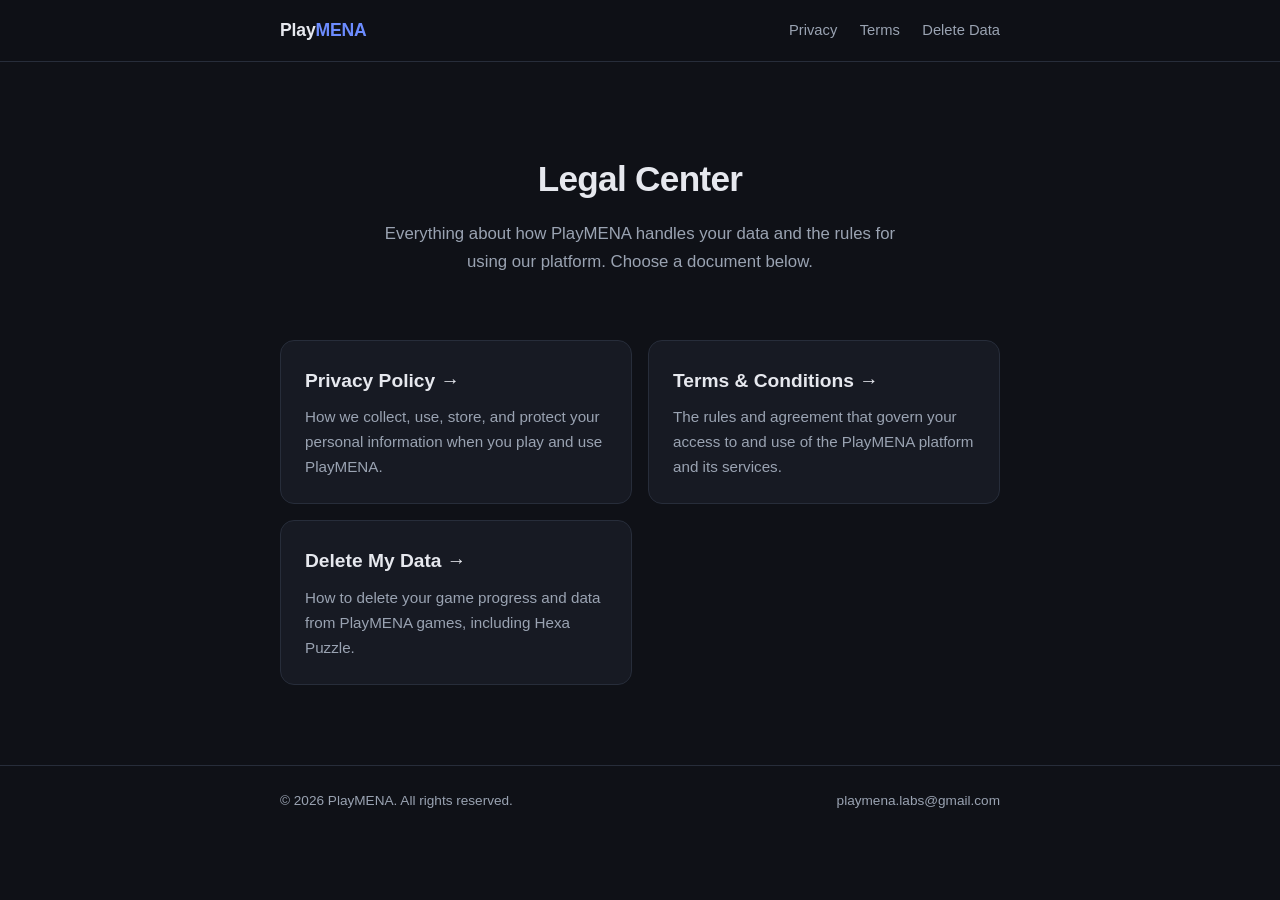
<file: index.html>
<!DOCTYPE html>
<html lang="en">
  <head>
    <meta charset="UTF-8" />
    <meta name="viewport" content="width=device-width, initial-scale=1.0" />
    <title>PlayMENA — Legal</title>
    <meta
      name="description"
      content="Legal documents for PlayMENA: Privacy Policy and Terms &amp; Conditions."
    />
    <link rel="stylesheet" href="styles.css" />
  </head>
  <body>
    <header class="site-header">
      <div class="inner">
        <div class="brand">Play<span>MENA</span></div>
        <nav class="nav">
          <a href="privacy.html">Privacy</a>
          <a href="terms.html">Terms</a>
          <a href="delete-data.html">Delete Data</a>
        </nav>
      </div>
    </header>

    <main>
      <section class="hero">
        <h1>Legal Center</h1>
        <p>
          Everything about how PlayMENA handles your data and the rules for
          using our platform. Choose a document below.
        </p>
      </section>

      <section class="cards">
        <a class="card" href="privacy.html">
          <h2>Privacy Policy →</h2>
          <p>
            How we collect, use, store, and protect your personal information
            when you play and use PlayMENA.
          </p>
        </a>
        <a class="card" href="terms.html">
          <h2>Terms &amp; Conditions →</h2>
          <p>
            The rules and agreement that govern your access to and use of the
            PlayMENA platform and its services.
          </p>
        </a>
        <a class="card" href="delete-data.html">
          <h2>Delete My Data →</h2>
          <p>
            How to delete your game progress and data from PlayMENA games,
            including Hexa Puzzle.
          </p>
        </a>
      </section>
    </main>

    <footer class="site-footer">
      <div class="inner">
        <span>© 2026 PlayMENA. All rights reserved.</span>
        <span><a href="mailto:playmena.labs@gmail.com">playmena.labs@gmail.com</a></span>
      </div>
    </footer>
  </body>
</html>
</file>
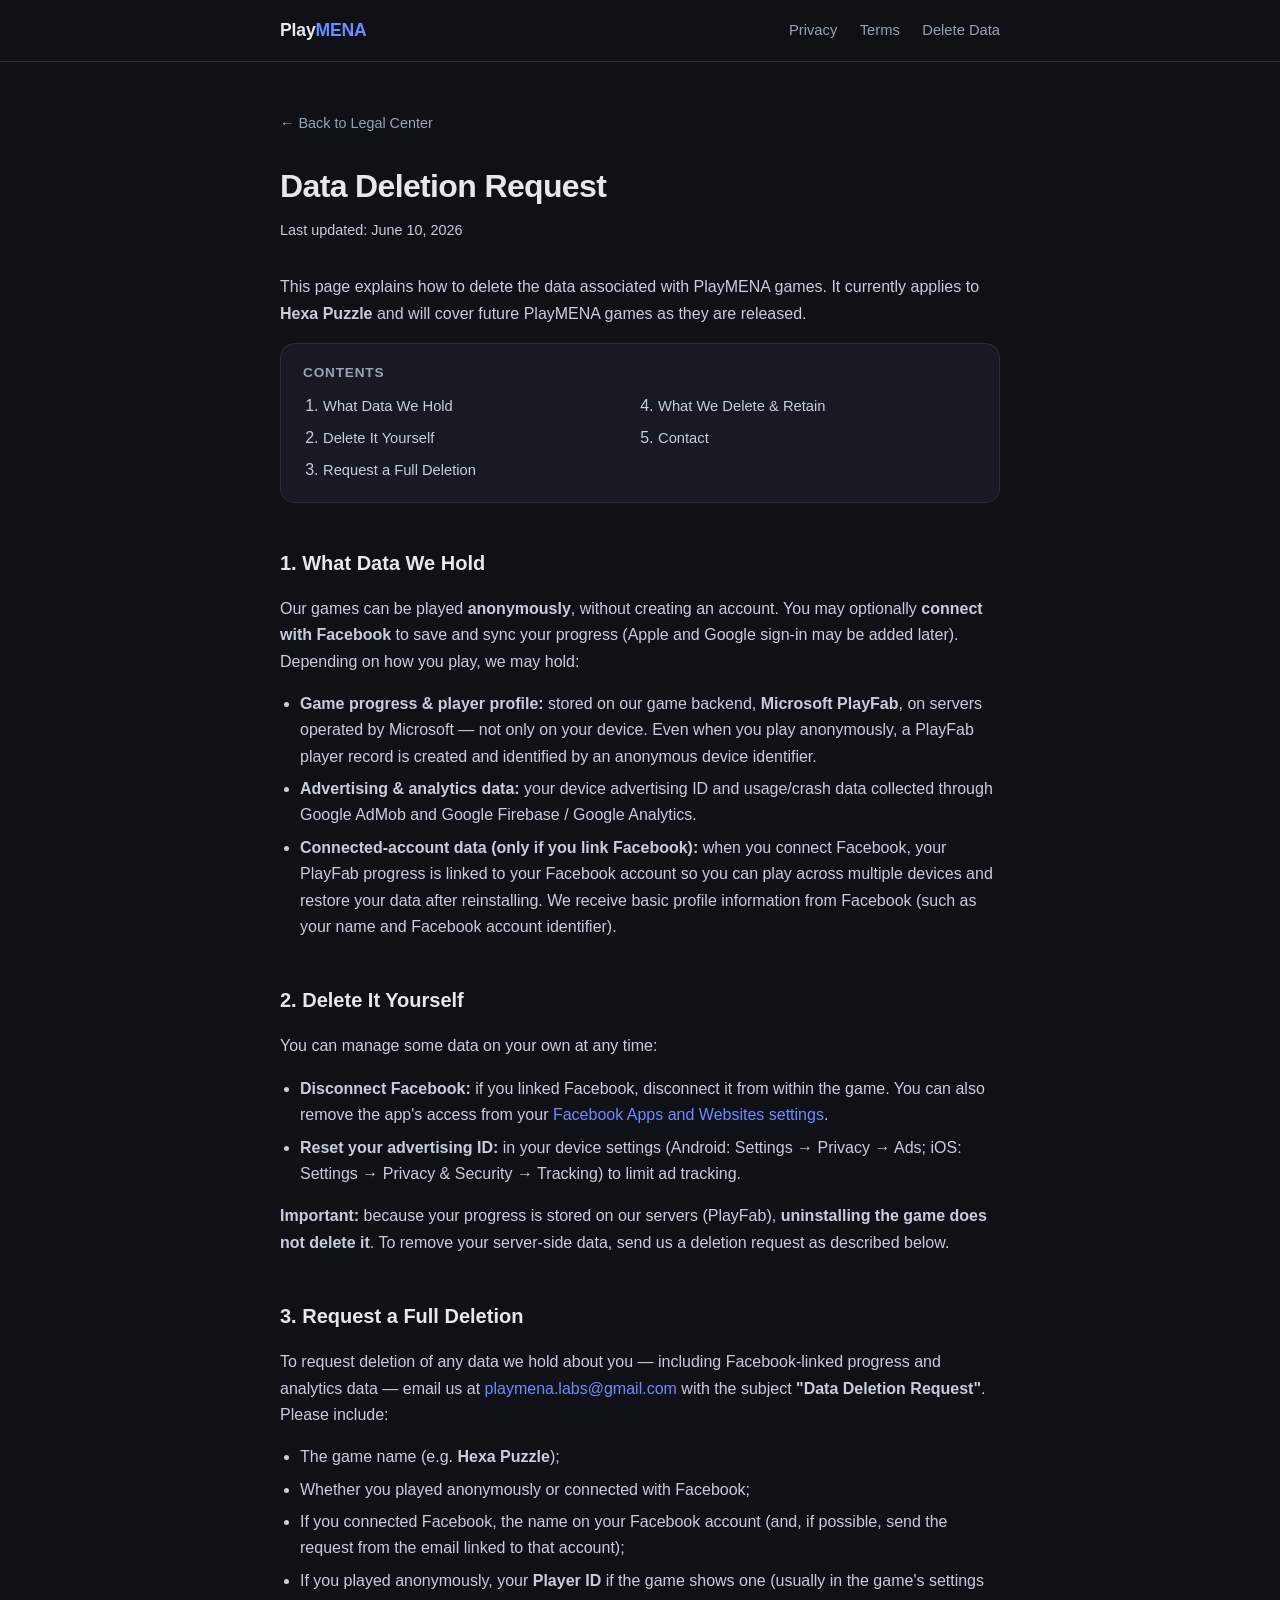
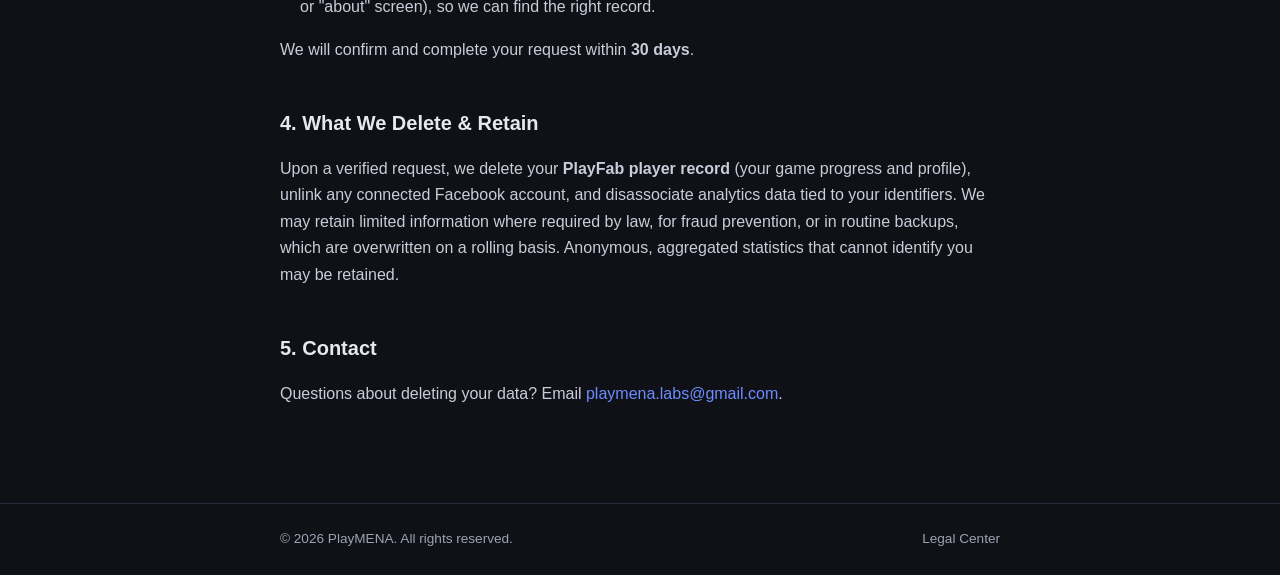
<file: delete-data.html>
<!DOCTYPE html>
<html lang="en">
  <head>
    <meta charset="UTF-8" />
    <meta name="viewport" content="width=device-width, initial-scale=1.0" />
    <title>Data Deletion — PlayMENA</title>
    <meta
      name="description"
      content="How to delete your data from PlayMENA games, including Hexa Puzzle."
    />
    <link rel="stylesheet" href="styles.css" />
  </head>
  <body>
    <header class="site-header">
      <div class="inner">
        <div class="brand">Play<span>MENA</span></div>
        <nav class="nav">
          <a href="privacy.html">Privacy</a>
          <a href="terms.html">Terms</a>
          <a href="delete-data.html">Delete Data</a>
        </nav>
      </div>
    </header>

    <main class="doc">
      <a class="back" href="index.html">← Back to Legal Center</a>
      <h1>Data Deletion Request</h1>
      <p class="updated">Last updated: June 10, 2026</p>

      <p>
        This page explains how to delete the data associated with PlayMENA
        games. It currently applies to <strong>Hexa Puzzle</strong> and will
        cover future PlayMENA games as they are released.
      </p>

      <div class="toc">
        <strong>Contents</strong>
        <ol>
          <li><a href="#what-we-hold">What Data We Hold</a></li>
          <li><a href="#self-service">Delete It Yourself</a></li>
          <li><a href="#request">Request a Full Deletion</a></li>
          <li><a href="#what-happens">What We Delete &amp; Retain</a></li>
          <li><a href="#contact">Contact</a></li>
        </ol>
      </div>

      <h2 id="what-we-hold">1. What Data We Hold</h2>
      <p>
        Our games can be played <strong>anonymously</strong>, without creating an
        account. You may optionally <strong>connect with Facebook</strong> to
        save and sync your progress (Apple and Google sign-in may be added
        later). Depending on how you play, we may hold:
      </p>
      <ul>
        <li>
          <strong>Game progress &amp; player profile:</strong> stored on our game
          backend, <strong>Microsoft PlayFab</strong>, on servers operated by
          Microsoft — not only on your device. Even when you play anonymously, a
          PlayFab player record is created and identified by an anonymous device
          identifier.
        </li>
        <li>
          <strong>Advertising &amp; analytics data:</strong> your device
          advertising ID and usage/crash data collected through Google AdMob and
          Google Firebase / Google Analytics.
        </li>
        <li>
          <strong>Connected-account data (only if you link Facebook):</strong>
          when you connect Facebook, your PlayFab progress is linked to your
          Facebook account so you can play across multiple devices and restore
          your data after reinstalling. We receive basic profile information from
          Facebook (such as your name and Facebook account identifier).
        </li>
      </ul>

      <h2 id="self-service">2. Delete It Yourself</h2>
      <p>You can manage some data on your own at any time:</p>
      <ul>
        <li>
          <strong>Disconnect Facebook:</strong> if you linked Facebook, disconnect
          it from within the game. You can also remove the app's access from your
          <a href="https://www.facebook.com/settings?tab=applications"
            >Facebook Apps and Websites settings</a
          >.
        </li>
        <li>
          <strong>Reset your advertising ID:</strong> in your device settings
          (Android: Settings → Privacy → Ads; iOS: Settings → Privacy &amp;
          Security → Tracking) to limit ad tracking.
        </li>
      </ul>
      <p>
        <strong>Important:</strong> because your progress is stored on our servers
        (PlayFab), <strong>uninstalling the game does not delete it</strong>. To
        remove your server-side data, send us a deletion request as described
        below.
      </p>

      <h2 id="request">3. Request a Full Deletion</h2>
      <p>
        To request deletion of any data we hold about you — including
        Facebook-linked progress and analytics data — email us at
        <a
          href="mailto:playmena.labs@gmail.com?subject=Data%20Deletion%20Request%20-%20Hexa%20Puzzle"
          >playmena.labs@gmail.com</a
        >
        with the subject <strong>"Data Deletion Request"</strong>. Please include:
      </p>
      <ul>
        <li>The game name (e.g. <strong>Hexa Puzzle</strong>);</li>
        <li>Whether you played anonymously or connected with Facebook;</li>
        <li>
          If you connected Facebook, the name on your Facebook account (and, if
          possible, send the request from the email linked to that account);
        </li>
        <li>
          If you played anonymously, your <strong>Player ID</strong> if the game
          shows one (usually in the game's settings or "about" screen), so we can
          find the right record.
        </li>
      </ul>
      <p>
        We will confirm and complete your request within <strong>30 days</strong>.
      </p>

      <h2 id="what-happens">4. What We Delete &amp; Retain</h2>
      <p>
        Upon a verified request, we delete your <strong>PlayFab player record</strong>
        (your game progress and profile), unlink any connected Facebook account,
        and disassociate analytics data tied to your identifiers. We may retain
        limited information where required by law, for fraud prevention, or in
        routine backups, which are overwritten on a rolling basis. Anonymous,
        aggregated statistics that cannot identify you may be retained.
      </p>

      <h2 id="contact">5. Contact</h2>
      <p>
        Questions about deleting your data? Email
        <a href="mailto:playmena.labs@gmail.com">playmena.labs@gmail.com</a>.
      </p>
    </main>

    <footer class="site-footer">
      <div class="inner">
        <span>© 2026 PlayMENA. All rights reserved.</span>
        <span><a href="index.html">Legal Center</a></span>
      </div>
    </footer>
  </body>
</html>
</file>
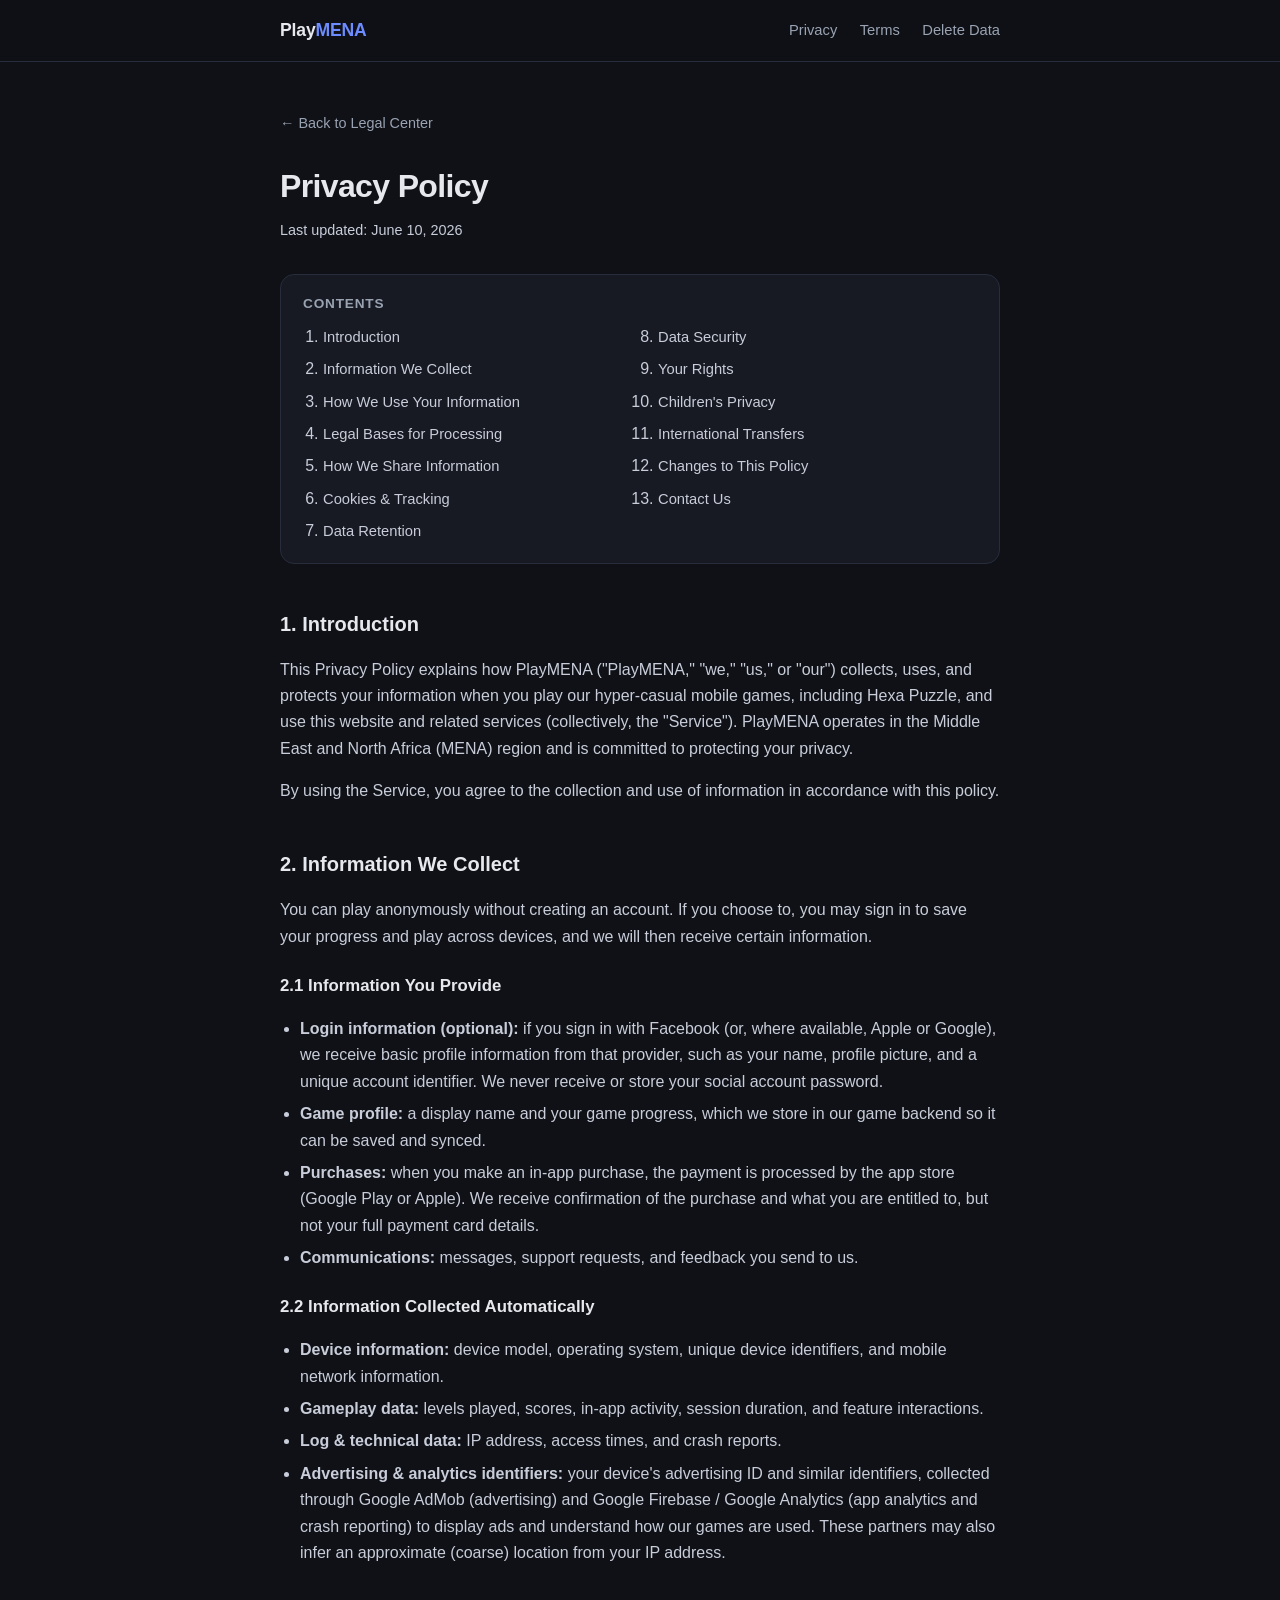
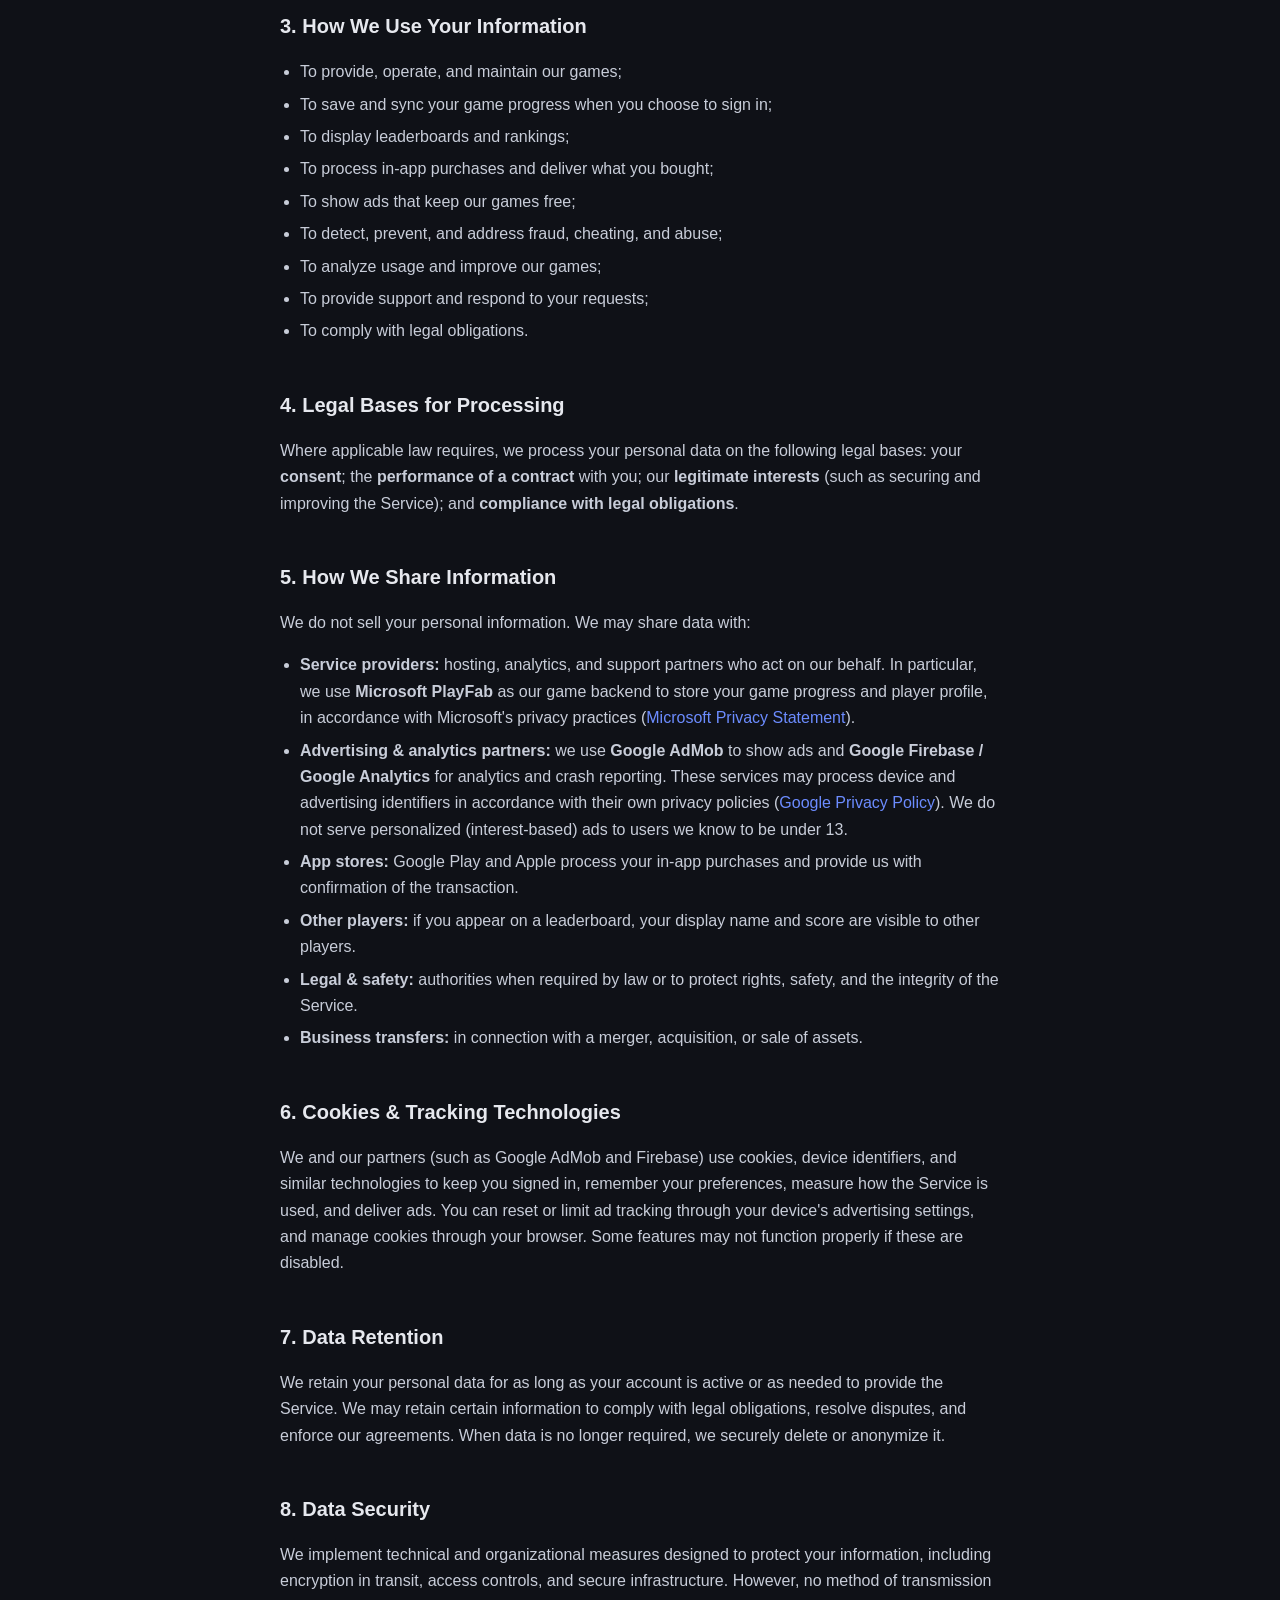
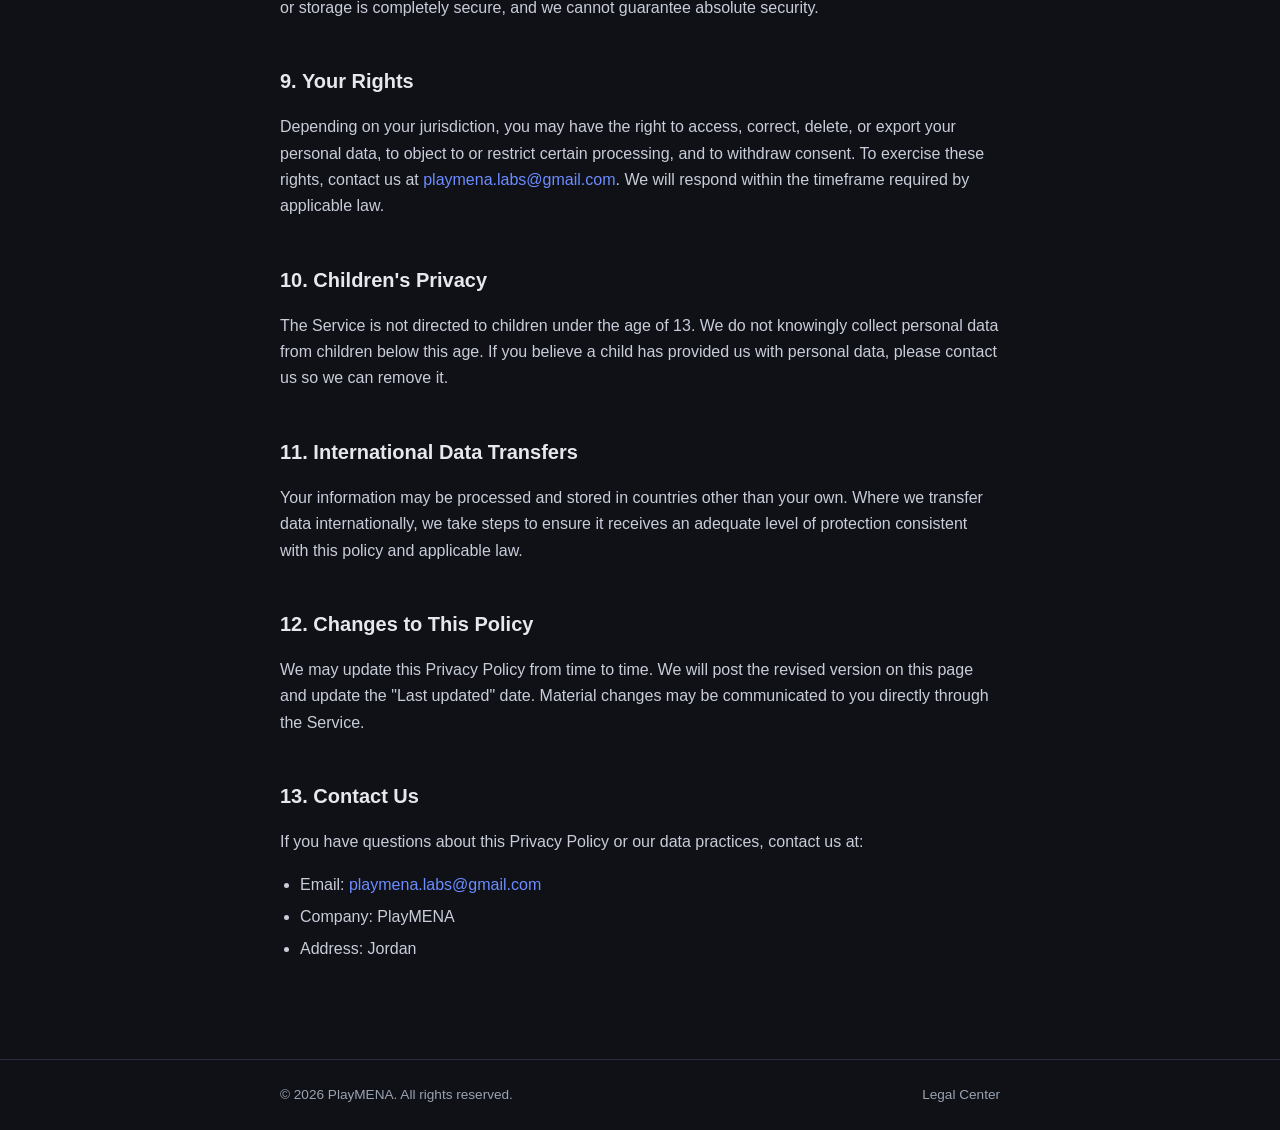
<file: privacy.html>
<!DOCTYPE html>
<html lang="en">
  <head>
    <meta charset="UTF-8" />
    <meta name="viewport" content="width=device-width, initial-scale=1.0" />
    <title>Privacy Policy — PlayMENA</title>
    <meta
      name="description"
      content="PlayMENA Privacy Policy: how we collect, use, and protect your data."
    />
    <link rel="stylesheet" href="styles.css" />
  </head>
  <body>
    <header class="site-header">
      <div class="inner">
        <div class="brand">Play<span>MENA</span></div>
        <nav class="nav">
          <a href="privacy.html">Privacy</a>
          <a href="terms.html">Terms</a>
          <a href="delete-data.html">Delete Data</a>
        </nav>
      </div>
    </header>

    <main class="doc">
      <a class="back" href="index.html">← Back to Legal Center</a>
      <h1>Privacy Policy</h1>
      <p class="updated">Last updated: June 10, 2026</p>

      <div class="toc">
        <strong>Contents</strong>
        <ol>
          <li><a href="#intro">Introduction</a></li>
          <li><a href="#info-we-collect">Information We Collect</a></li>
          <li><a href="#how-we-use">How We Use Your Information</a></li>
          <li><a href="#legal-bases">Legal Bases for Processing</a></li>
          <li><a href="#sharing">How We Share Information</a></li>
          <li><a href="#cookies">Cookies &amp; Tracking</a></li>
          <li><a href="#retention">Data Retention</a></li>
          <li><a href="#security">Data Security</a></li>
          <li><a href="#your-rights">Your Rights</a></li>
          <li><a href="#children">Children's Privacy</a></li>
          <li><a href="#international">International Transfers</a></li>
          <li><a href="#changes">Changes to This Policy</a></li>
          <li><a href="#contact">Contact Us</a></li>
        </ol>
      </div>

      <h2 id="intro">1. Introduction</h2>
      <p>
        This Privacy Policy explains how
        PlayMENA ("PlayMENA," "we,"
        "us," or "our") collects, uses, and protects your information when you
        play our hyper-casual mobile games, including Hexa Puzzle, and use this
        website and related services (collectively, the "Service"). PlayMENA
        operates in the Middle East and North Africa (MENA) region and is
        committed to protecting your privacy.
      </p>
      <p>
        By using the Service, you agree to the collection and use of information
        in accordance with this policy.
      </p>

      <h2 id="info-we-collect">2. Information We Collect</h2>
      <p>
        You can play anonymously without creating an account. If you choose to,
        you may sign in to save your progress and play across devices, and we
        will then receive certain information.
      </p>
      <h3>2.1 Information You Provide</h3>
      <ul>
        <li>
          <strong>Login information (optional):</strong> if you sign in with
          Facebook (or, where available, Apple or Google), we receive basic
          profile information from that provider, such as your name, profile
          picture, and a unique account identifier. We never receive or store
          your social account password.
        </li>
        <li>
          <strong>Game profile:</strong> a display name and your game progress,
          which we store in our game backend so it can be saved and synced.
        </li>
        <li>
          <strong>Purchases:</strong> when you make an in-app purchase, the
          payment is processed by the app store (Google Play or Apple). We
          receive confirmation of the purchase and what you are entitled to, but
          not your full payment card details.
        </li>
        <li>
          <strong>Communications:</strong> messages, support requests, and
          feedback you send to us.
        </li>
      </ul>

      <h3>2.2 Information Collected Automatically</h3>
      <ul>
        <li>
          <strong>Device information:</strong> device model, operating system,
          unique device identifiers, and mobile network information.
        </li>
        <li>
          <strong>Gameplay data:</strong> levels played, scores, in-app activity,
          session duration, and feature interactions.
        </li>
        <li>
          <strong>Log &amp; technical data:</strong> IP address, access times, and
          crash reports.
        </li>
        <li>
          <strong>Advertising &amp; analytics identifiers:</strong> your device's
          advertising ID and similar identifiers, collected through Google AdMob
          (advertising) and Google Firebase / Google Analytics (app analytics and
          crash reporting) to display ads and understand how our games are used.
          These partners may also infer an approximate (coarse) location from
          your IP address.
        </li>
      </ul>

      <h2 id="how-we-use">3. How We Use Your Information</h2>
      <ul>
        <li>To provide, operate, and maintain our games;</li>
        <li>To save and sync your game progress when you choose to sign in;</li>
        <li>To display leaderboards and rankings;</li>
        <li>To process in-app purchases and deliver what you bought;</li>
        <li>To show ads that keep our games free;</li>
        <li>To detect, prevent, and address fraud, cheating, and abuse;</li>
        <li>To analyze usage and improve our games;</li>
        <li>To provide support and respond to your requests;</li>
        <li>To comply with legal obligations.</li>
      </ul>

      <h2 id="legal-bases">4. Legal Bases for Processing</h2>
      <p>
        Where applicable law requires, we process your personal data on the
        following legal bases: your <strong>consent</strong>; the
        <strong>performance of a contract</strong> with you; our
        <strong>legitimate interests</strong> (such as securing and improving
        the Service); and <strong>compliance with legal obligations</strong>.
      </p>

      <h2 id="sharing">5. How We Share Information</h2>
      <p>We do not sell your personal information. We may share data with:</p>
      <ul>
        <li>
          <strong>Service providers:</strong> hosting, analytics, and support
          partners who act on our behalf. In particular, we use
          <strong>Microsoft PlayFab</strong> as our game backend to store your
          game progress and player profile, in accordance with Microsoft's
          privacy practices
          (<a href="https://privacy.microsoft.com/privacystatement"
            >Microsoft Privacy Statement</a
          >).
        </li>
        <li>
          <strong>Advertising &amp; analytics partners:</strong> we use
          <strong>Google AdMob</strong> to show ads and
          <strong>Google Firebase / Google Analytics</strong> for analytics and
          crash reporting. These services may process device and advertising
          identifiers in accordance with their own privacy policies
          (<a href="https://policies.google.com/privacy">Google Privacy Policy</a>).
          We do not serve personalized (interest-based) ads to users we know to
          be under 13.
        </li>
        <li>
          <strong>App stores:</strong> Google Play and Apple process your in-app
          purchases and provide us with confirmation of the transaction.
        </li>
        <li>
          <strong>Other players:</strong> if you appear on a leaderboard, your
          display name and score are visible to other players.
        </li>
        <li>
          <strong>Legal &amp; safety:</strong> authorities when required by law
          or to protect rights, safety, and the integrity of the Service.
        </li>
        <li>
          <strong>Business transfers:</strong> in connection with a merger,
          acquisition, or sale of assets.
        </li>
      </ul>

      <h2 id="cookies">6. Cookies &amp; Tracking Technologies</h2>
      <p>
        We and our partners (such as Google AdMob and Firebase) use cookies,
        device identifiers, and similar technologies to keep you signed in,
        remember your preferences, measure how the Service is used, and deliver
        ads. You can reset or limit ad tracking through your device's advertising
        settings, and manage cookies through your browser. Some features may not
        function properly if these are disabled.
      </p>

      <h2 id="retention">7. Data Retention</h2>
      <p>
        We retain your personal data for as long as your account is active or as
        needed to provide the Service. We may retain certain information to
        comply with legal obligations, resolve disputes, and enforce our
        agreements. When data is no longer required, we securely delete or
        anonymize it.
      </p>

      <h2 id="security">8. Data Security</h2>
      <p>
        We implement technical and organizational measures designed to protect
        your information, including encryption in transit, access controls, and
        secure infrastructure. However, no method of transmission or storage is
        completely secure, and we cannot guarantee absolute security.
      </p>

      <h2 id="your-rights">9. Your Rights</h2>
      <p>
        Depending on your jurisdiction, you may have the right to access,
        correct, delete, or export your personal data, to object to or restrict
        certain processing, and to withdraw consent. To exercise these rights,
        contact us at
        <a href="mailto:playmena.labs@gmail.com">playmena.labs@gmail.com</a>. We will respond
        within the timeframe required by applicable law.
      </p>

      <h2 id="children">10. Children's Privacy</h2>
      <p>
        The Service is not directed to children under the age of
        13. We do not knowingly
        collect personal data from children below this age. If you believe a
        child has provided us with personal data, please contact us so we can
        remove it.
      </p>

      <h2 id="international">11. International Data Transfers</h2>
      <p>
        Your information may be processed and stored in countries other than your
        own. Where we transfer data internationally, we take steps to ensure it
        receives an adequate level of protection consistent with this policy and
        applicable law.
      </p>

      <h2 id="changes">12. Changes to This Policy</h2>
      <p>
        We may update this Privacy Policy from time to time. We will post the
        revised version on this page and update the "Last updated" date. Material
        changes may be communicated to you directly through the Service.
      </p>

      <h2 id="contact">13. Contact Us</h2>
      <p>
        If you have questions about this Privacy Policy or our data practices,
        contact us at:
      </p>
      <ul>
        <li>Email: <a href="mailto:playmena.labs@gmail.com">playmena.labs@gmail.com</a></li>
        <li>Company: PlayMENA</li>
        <li>Address: Jordan</li>
      </ul>
    </main>

    <footer class="site-footer">
      <div class="inner">
        <span>© 2026 PlayMENA. All rights reserved.</span>
        <span><a href="index.html">Legal Center</a></span>
      </div>
    </footer>
  </body>
</html>
</file>
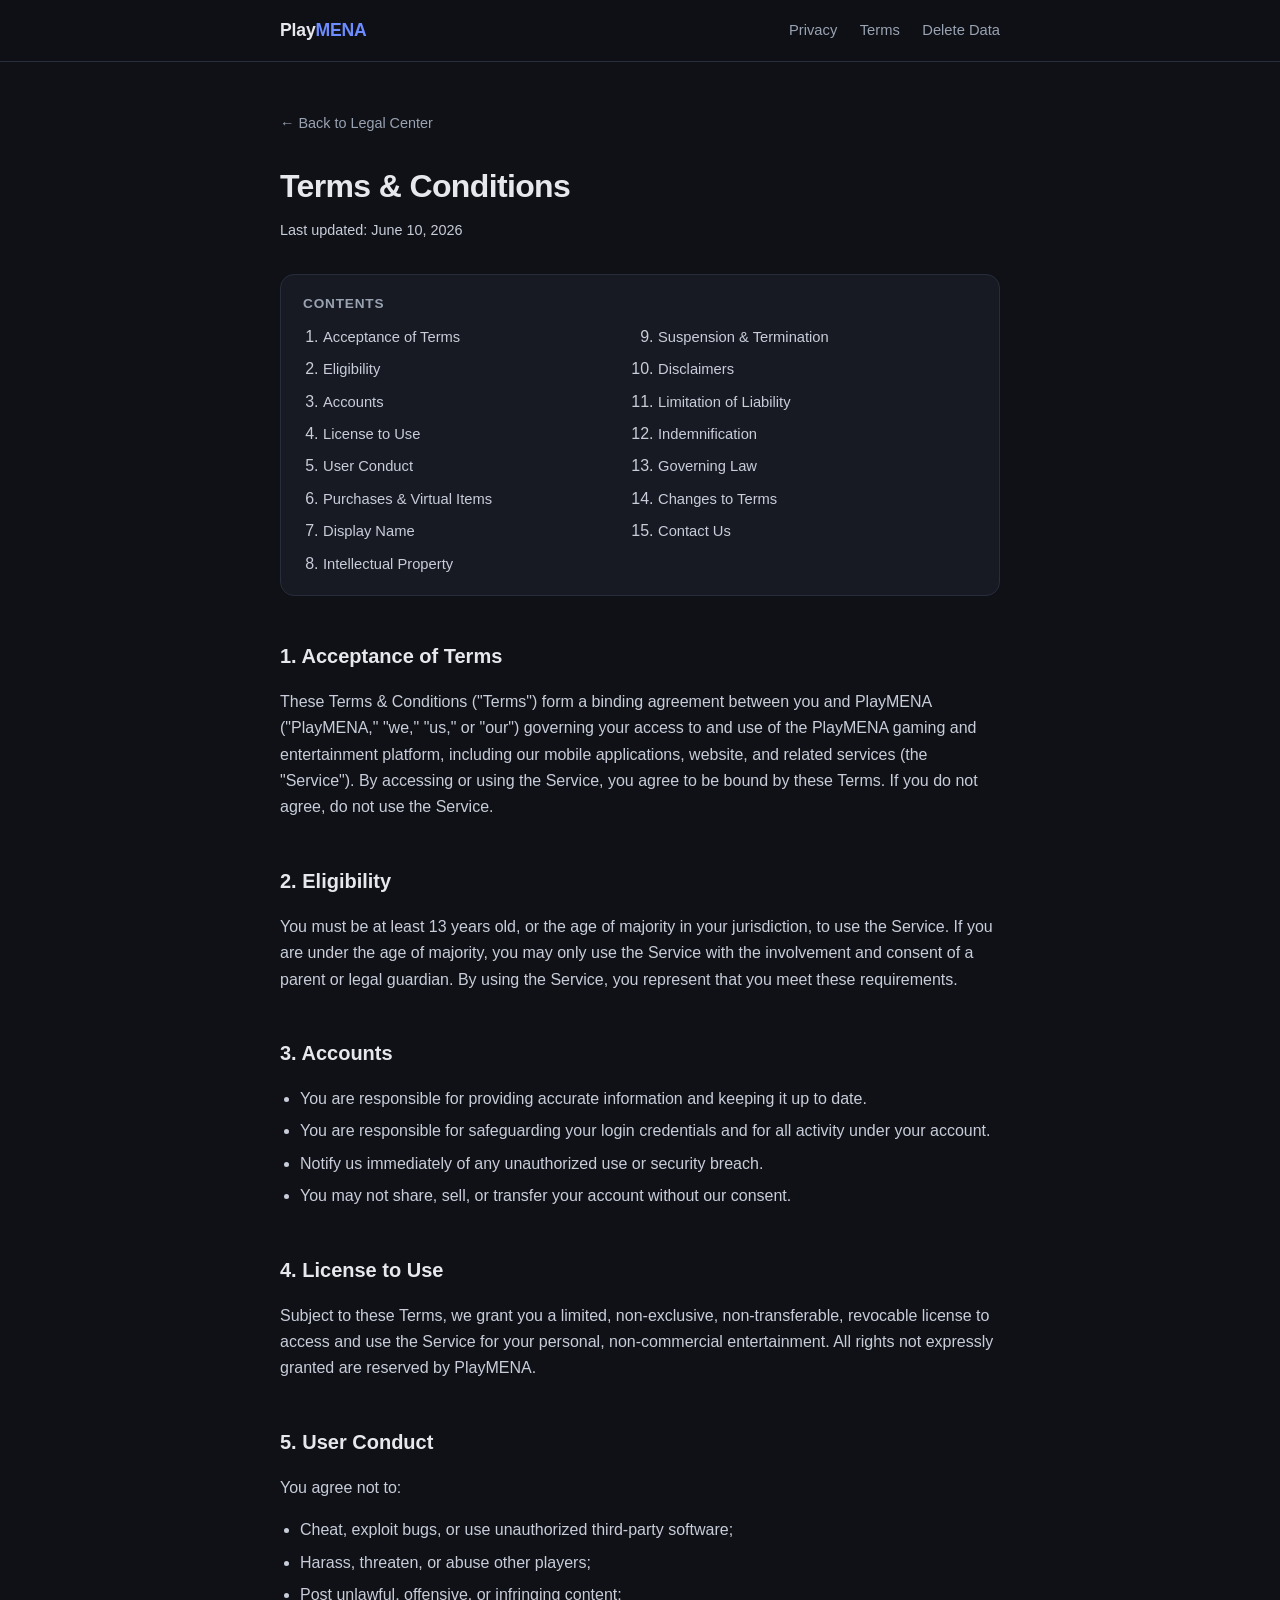
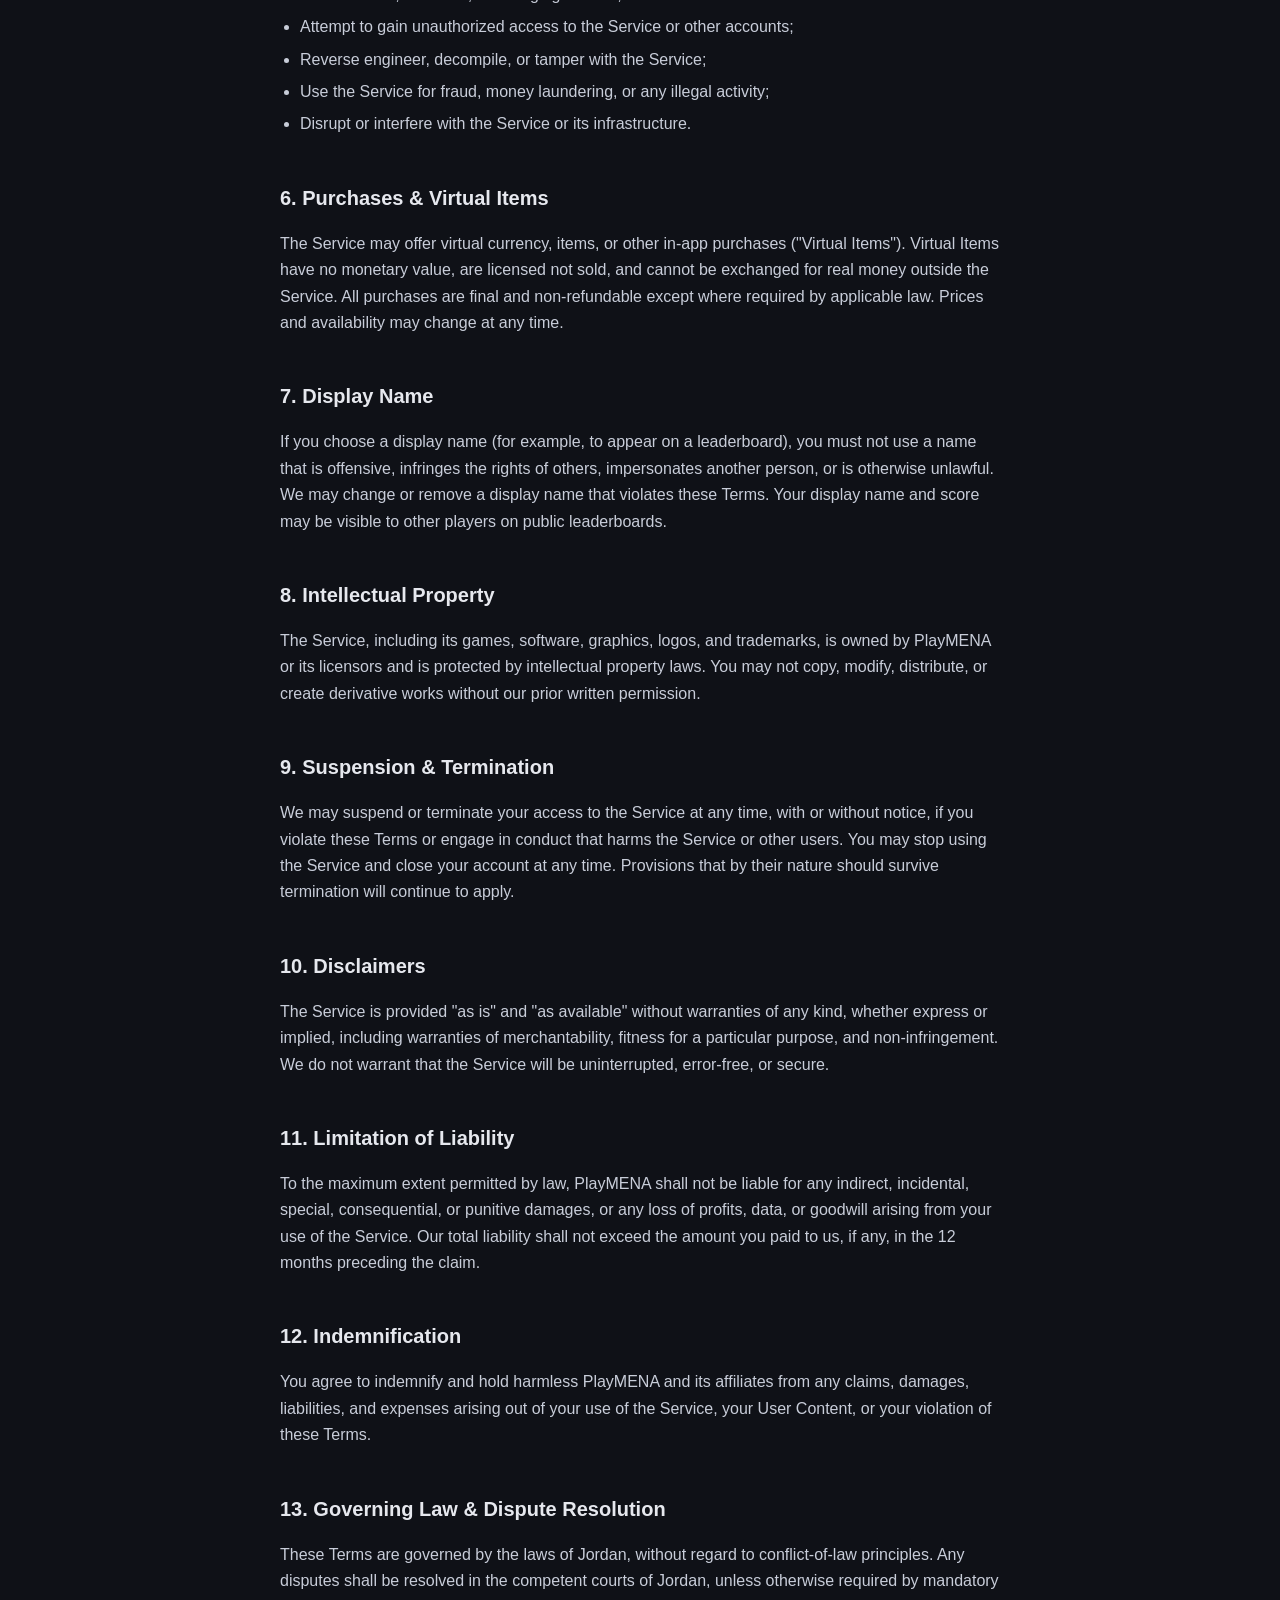
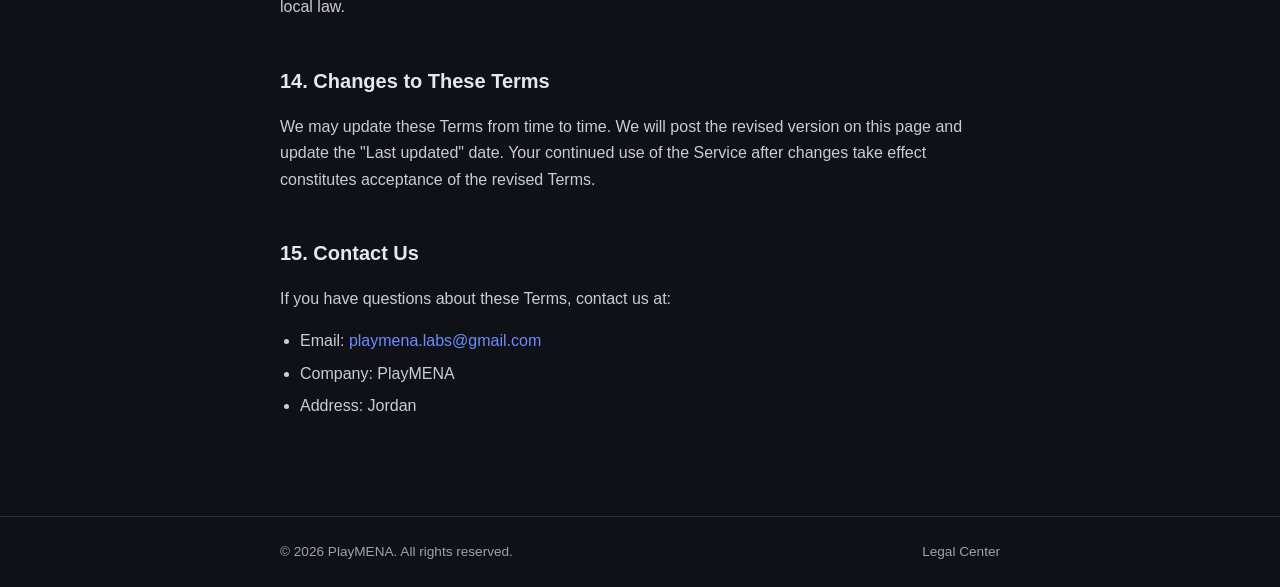
<file: terms.html>
<!DOCTYPE html>
<html lang="en">
  <head>
    <meta charset="UTF-8" />
    <meta name="viewport" content="width=device-width, initial-scale=1.0" />
    <title>Terms &amp; Conditions — PlayMENA</title>
    <meta
      name="description"
      content="PlayMENA Terms &amp; Conditions governing use of the platform."
    />
    <link rel="stylesheet" href="styles.css" />
  </head>
  <body>
    <header class="site-header">
      <div class="inner">
        <div class="brand">Play<span>MENA</span></div>
        <nav class="nav">
          <a href="privacy.html">Privacy</a>
          <a href="terms.html">Terms</a>
          <a href="delete-data.html">Delete Data</a>
        </nav>
      </div>
    </header>

    <main class="doc">
      <a class="back" href="index.html">← Back to Legal Center</a>
      <h1>Terms &amp; Conditions</h1>
      <p class="updated">Last updated: June 10, 2026</p>

      <div class="toc">
        <strong>Contents</strong>
        <ol>
          <li><a href="#acceptance">Acceptance of Terms</a></li>
          <li><a href="#eligibility">Eligibility</a></li>
          <li><a href="#accounts">Accounts</a></li>
          <li><a href="#license">License to Use</a></li>
          <li><a href="#conduct">User Conduct</a></li>
          <li><a href="#purchases">Purchases &amp; Virtual Items</a></li>
          <li><a href="#ugc">Display Name</a></li>
          <li><a href="#ip">Intellectual Property</a></li>
          <li><a href="#termination">Suspension &amp; Termination</a></li>
          <li><a href="#disclaimers">Disclaimers</a></li>
          <li><a href="#liability">Limitation of Liability</a></li>
          <li><a href="#indemnity">Indemnification</a></li>
          <li><a href="#law">Governing Law</a></li>
          <li><a href="#changes">Changes to Terms</a></li>
          <li><a href="#contact">Contact Us</a></li>
        </ol>
      </div>

      <h2 id="acceptance">1. Acceptance of Terms</h2>
      <p>
        These Terms &amp; Conditions ("Terms") form a binding agreement between
        you and PlayMENA
        ("PlayMENA," "we," "us," or "our") governing your access to and use of
        the PlayMENA gaming and entertainment platform, including our mobile
        applications, website, and related services (the "Service"). By
        accessing or using the Service, you agree to be bound by these Terms. If
        you do not agree, do not use the Service.
      </p>

      <h2 id="eligibility">2. Eligibility</h2>
      <p>
        You must be at least 13 years
        old, or the age of majority in your jurisdiction, to use the Service. If
        you are under the age of majority, you may only use the Service with the
        involvement and consent of a parent or legal guardian. By using the
        Service, you represent that you meet these requirements.
      </p>

      <h2 id="accounts">3. Accounts</h2>
      <ul>
        <li>
          You are responsible for providing accurate information and keeping it
          up to date.
        </li>
        <li>
          You are responsible for safeguarding your login credentials and for
          all activity under your account.
        </li>
        <li>
          Notify us immediately of any unauthorized use or security breach.
        </li>
        <li>
          You may not share, sell, or transfer your account without our consent.
        </li>
      </ul>

      <h2 id="license">4. License to Use</h2>
      <p>
        Subject to these Terms, we grant you a limited, non-exclusive,
        non-transferable, revocable license to access and use the Service for
        your personal, non-commercial entertainment. All rights not expressly
        granted are reserved by PlayMENA.
      </p>

      <h2 id="conduct">5. User Conduct</h2>
      <p>You agree not to:</p>
      <ul>
        <li>Cheat, exploit bugs, or use unauthorized third-party software;</li>
        <li>Harass, threaten, or abuse other players;</li>
        <li>Post unlawful, offensive, or infringing content;</li>
        <li>Attempt to gain unauthorized access to the Service or other accounts;</li>
        <li>Reverse engineer, decompile, or tamper with the Service;</li>
        <li>Use the Service for fraud, money laundering, or any illegal activity;</li>
        <li>Disrupt or interfere with the Service or its infrastructure.</li>
      </ul>

      <h2 id="purchases">6. Purchases &amp; Virtual Items</h2>
      <p>
        The Service may offer virtual currency, items, or other in-app purchases
        ("Virtual Items"). Virtual Items have no monetary value, are licensed not
        sold, and cannot be exchanged for real money outside the Service. All
        purchases are final and non-refundable except where required by
        applicable law. Prices and availability may change at any time.
      </p>

      <h2 id="ugc">7. Display Name</h2>
      <p>
        If you choose a display name (for example, to appear on a leaderboard),
        you must not use a name that is offensive, infringes the rights of others,
        impersonates another person, or is otherwise unlawful. We may change or
        remove a display name that violates these Terms. Your display name and
        score may be visible to other players on public leaderboards.
      </p>

      <h2 id="ip">8. Intellectual Property</h2>
      <p>
        The Service, including its games, software, graphics, logos, and
        trademarks, is owned by PlayMENA or its licensors and is protected by
        intellectual property laws. You may not copy, modify, distribute, or
        create derivative works without our prior written permission.
      </p>

      <h2 id="termination">9. Suspension &amp; Termination</h2>
      <p>
        We may suspend or terminate your access to the Service at any time, with
        or without notice, if you violate these Terms or engage in conduct that
        harms the Service or other users. You may stop using the Service and
        close your account at any time. Provisions that by their nature should
        survive termination will continue to apply.
      </p>

      <h2 id="disclaimers">10. Disclaimers</h2>
      <p>
        The Service is provided "as is" and "as available" without warranties of
        any kind, whether express or implied, including warranties of
        merchantability, fitness for a particular purpose, and non-infringement.
        We do not warrant that the Service will be uninterrupted, error-free, or
        secure.
      </p>

      <h2 id="liability">11. Limitation of Liability</h2>
      <p>
        To the maximum extent permitted by law, PlayMENA shall not be liable for
        any indirect, incidental, special, consequential, or punitive damages, or
        any loss of profits, data, or goodwill arising from your use of the
        Service. Our total liability shall not exceed the amount you paid to us,
        if any, in the 12 months preceding the claim.
      </p>

      <h2 id="indemnity">12. Indemnification</h2>
      <p>
        You agree to indemnify and hold harmless PlayMENA and its affiliates from
        any claims, damages, liabilities, and expenses arising out of your use of
        the Service, your User Content, or your violation of these Terms.
      </p>

      <h2 id="law">13. Governing Law &amp; Dispute Resolution</h2>
      <p>
        These Terms are governed by the laws of
        Jordan, without regard
        to conflict-of-law principles. Any disputes shall be resolved in the
        competent courts of Jordan, unless otherwise required by mandatory local
        law.
      </p>

      <h2 id="changes">14. Changes to These Terms</h2>
      <p>
        We may update these Terms from time to time. We will post the revised
        version on this page and update the "Last updated" date. Your continued
        use of the Service after changes take effect constitutes acceptance of
        the revised Terms.
      </p>

      <h2 id="contact">15. Contact Us</h2>
      <p>If you have questions about these Terms, contact us at:</p>
      <ul>
        <li>Email: <a href="mailto:playmena.labs@gmail.com">playmena.labs@gmail.com</a></li>
        <li>Company: PlayMENA</li>
        <li>Address: Jordan</li>
      </ul>
    </main>

    <footer class="site-footer">
      <div class="inner">
        <span>© 2026 PlayMENA. All rights reserved.</span>
        <span><a href="index.html">Legal Center</a></span>
      </div>
    </footer>
  </body>
</html>
</file>
<file: styles.css>
:root {
  --bg: #0f1117;
  --surface: #171a23;
  --surface-2: #1f2430;
  --text: #e6e8ee;
  --muted: #9aa3b2;
  --accent: #6c8cff;
  --accent-soft: rgba(108, 140, 255, 0.12);
  --border: #272d3a;
  --radius: 14px;
  --maxw: 760px;
}

* {
  box-sizing: border-box;
}

html {
  scroll-behavior: smooth;
}

body {
  margin: 0;
  background: var(--bg);
  color: var(--text);
  font-family: -apple-system, BlinkMacSystemFont, "Segoe UI", Roboto, Helvetica,
    Arial, sans-serif, "Apple Color Emoji", "Segoe UI Emoji";
  line-height: 1.65;
  -webkit-font-smoothing: antialiased;
}

a {
  color: var(--accent);
  text-decoration: none;
}

a:hover {
  text-decoration: underline;
}

.site-header {
  border-bottom: 1px solid var(--border);
  background: rgba(15, 17, 23, 0.85);
  backdrop-filter: blur(8px);
  position: sticky;
  top: 0;
  z-index: 10;
}

.site-header .inner {
  max-width: var(--maxw);
  margin: 0 auto;
  padding: 16px 20px;
  display: flex;
  align-items: center;
  justify-content: space-between;
  gap: 16px;
}

.brand {
  font-weight: 700;
  font-size: 1.1rem;
  color: var(--text);
  letter-spacing: -0.01em;
}

.brand span {
  color: var(--accent);
}

.nav a {
  color: var(--muted);
  margin-left: 18px;
  font-size: 0.92rem;
}

.nav a:hover {
  color: var(--text);
  text-decoration: none;
}

main {
  max-width: var(--maxw);
  margin: 0 auto;
  padding: 48px 20px 80px;
}

.hero {
  text-align: center;
  padding: 40px 0 24px;
}

.hero h1 {
  font-size: 2.2rem;
  margin: 0 0 12px;
  letter-spacing: -0.02em;
}

.hero p {
  color: var(--muted);
  max-width: 520px;
  margin: 0 auto;
  font-size: 1.05rem;
}

.cards {
  display: grid;
  grid-template-columns: 1fr 1fr;
  gap: 16px;
  margin-top: 40px;
}

@media (max-width: 560px) {
  .cards {
    grid-template-columns: 1fr;
  }
}

.card {
  display: block;
  background: var(--surface);
  border: 1px solid var(--border);
  border-radius: var(--radius);
  padding: 24px;
  transition: border-color 0.15s ease, transform 0.15s ease;
}

.card:hover {
  border-color: var(--accent);
  text-decoration: none;
  transform: translateY(-2px);
}

.card h2 {
  margin: 0 0 8px;
  font-size: 1.2rem;
  color: var(--text);
}

.card p {
  margin: 0;
  color: var(--muted);
  font-size: 0.95rem;
}

.doc h1 {
  font-size: 2rem;
  margin: 0 0 6px;
  letter-spacing: -0.02em;
}

.updated {
  color: var(--muted);
  font-size: 0.9rem;
  margin: 0 0 32px;
}

.doc h2 {
  font-size: 1.25rem;
  margin: 36px 0 10px;
  padding-top: 8px;
}

.doc h3 {
  font-size: 1.05rem;
  margin: 22px 0 8px;
  color: var(--text);
}

.doc p,
.doc li {
  color: #c8cdd9;
}

.doc ul {
  padding-left: 20px;
}

.doc li {
  margin-bottom: 6px;
}

.placeholder {
  background: var(--accent-soft);
  border-radius: 4px;
  padding: 0 4px;
  color: var(--accent);
  font-weight: 600;
}

.toc {
  background: var(--surface);
  border: 1px solid var(--border);
  border-radius: var(--radius);
  padding: 18px 22px;
  margin: 0 0 36px;
}

.toc strong {
  display: block;
  margin-bottom: 8px;
  font-size: 0.85rem;
  text-transform: uppercase;
  letter-spacing: 0.06em;
  color: var(--muted);
}

.toc ol {
  margin: 0;
  padding-left: 20px;
  columns: 2;
}

@media (max-width: 560px) {
  .toc ol {
    columns: 1;
  }
}

.toc a {
  color: #c8cdd9;
  font-size: 0.92rem;
}

.back {
  display: inline-block;
  margin-bottom: 24px;
  color: var(--muted);
  font-size: 0.9rem;
}

.site-footer {
  border-top: 1px solid var(--border);
  color: var(--muted);
  font-size: 0.85rem;
}

.site-footer .inner {
  max-width: var(--maxw);
  margin: 0 auto;
  padding: 24px 20px;
  display: flex;
  justify-content: space-between;
  flex-wrap: wrap;
  gap: 12px;
}

.site-footer a {
  color: var(--muted);
}
</file>
